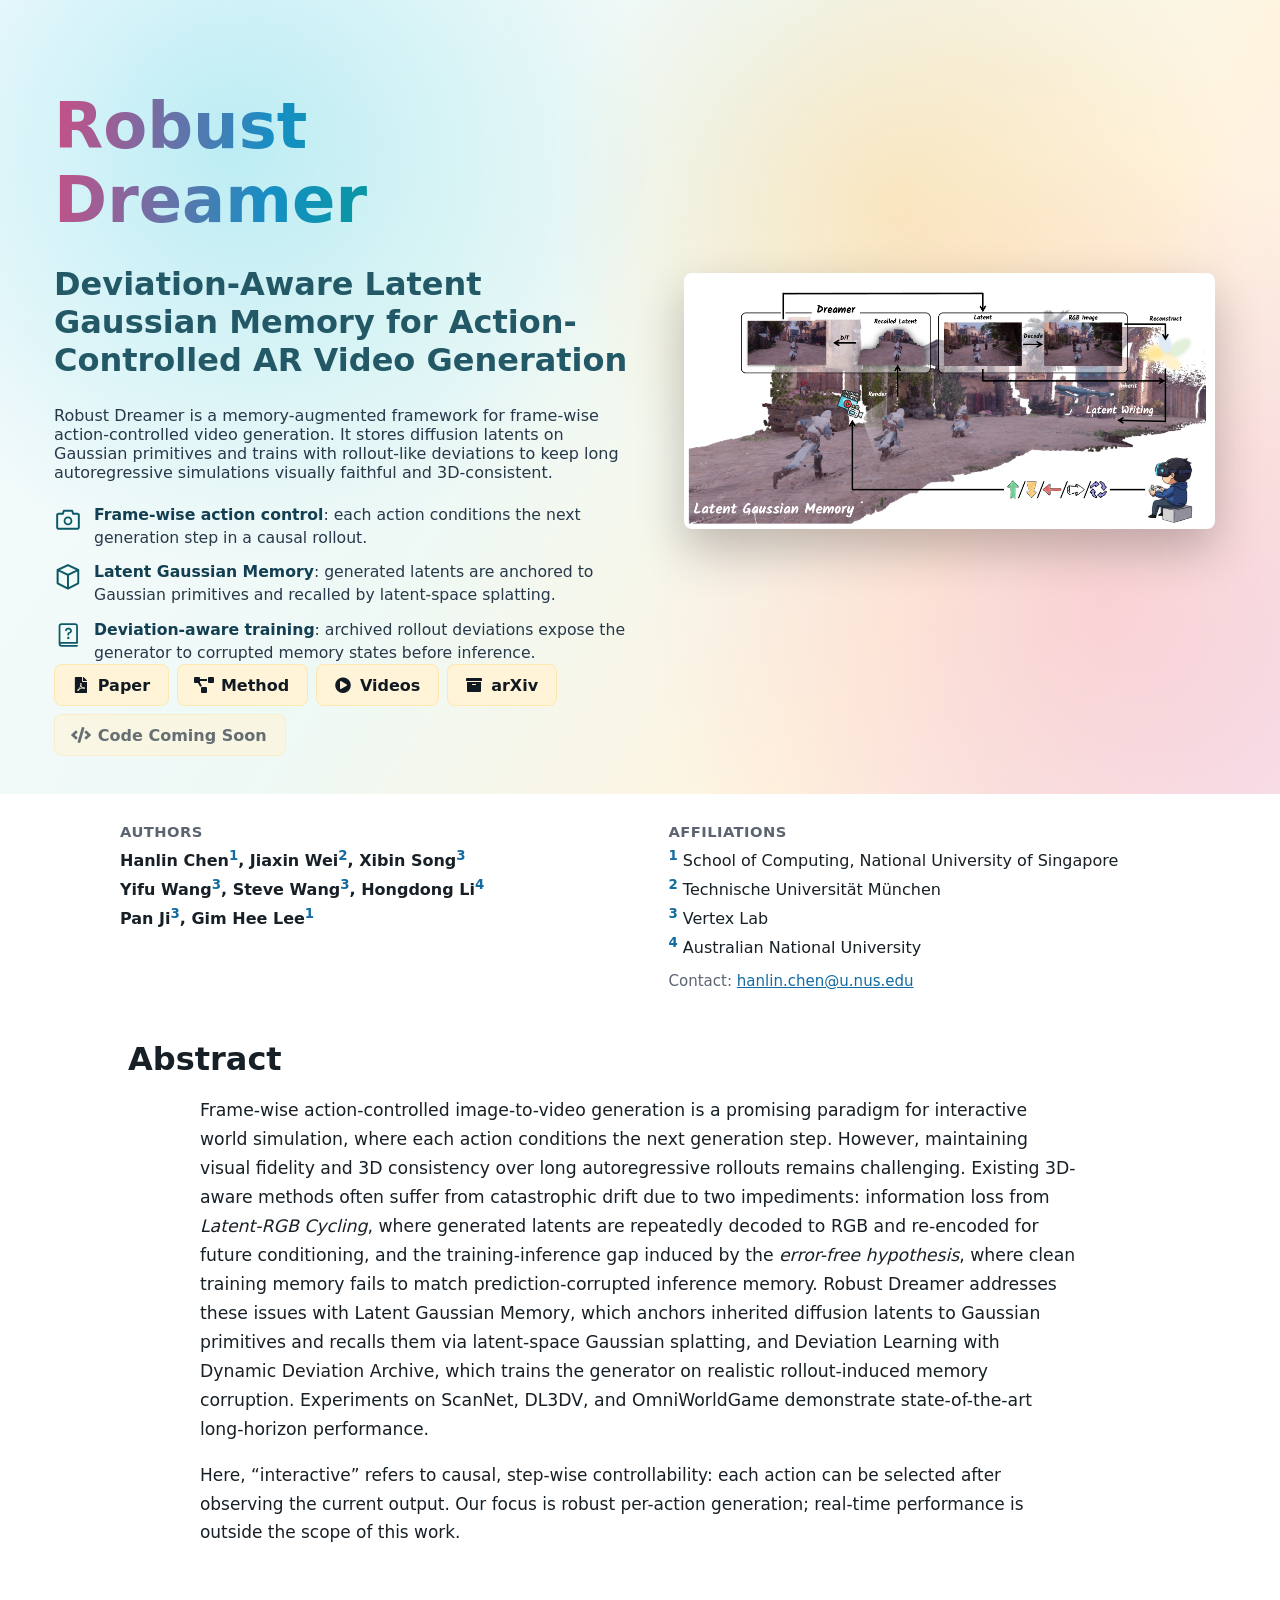
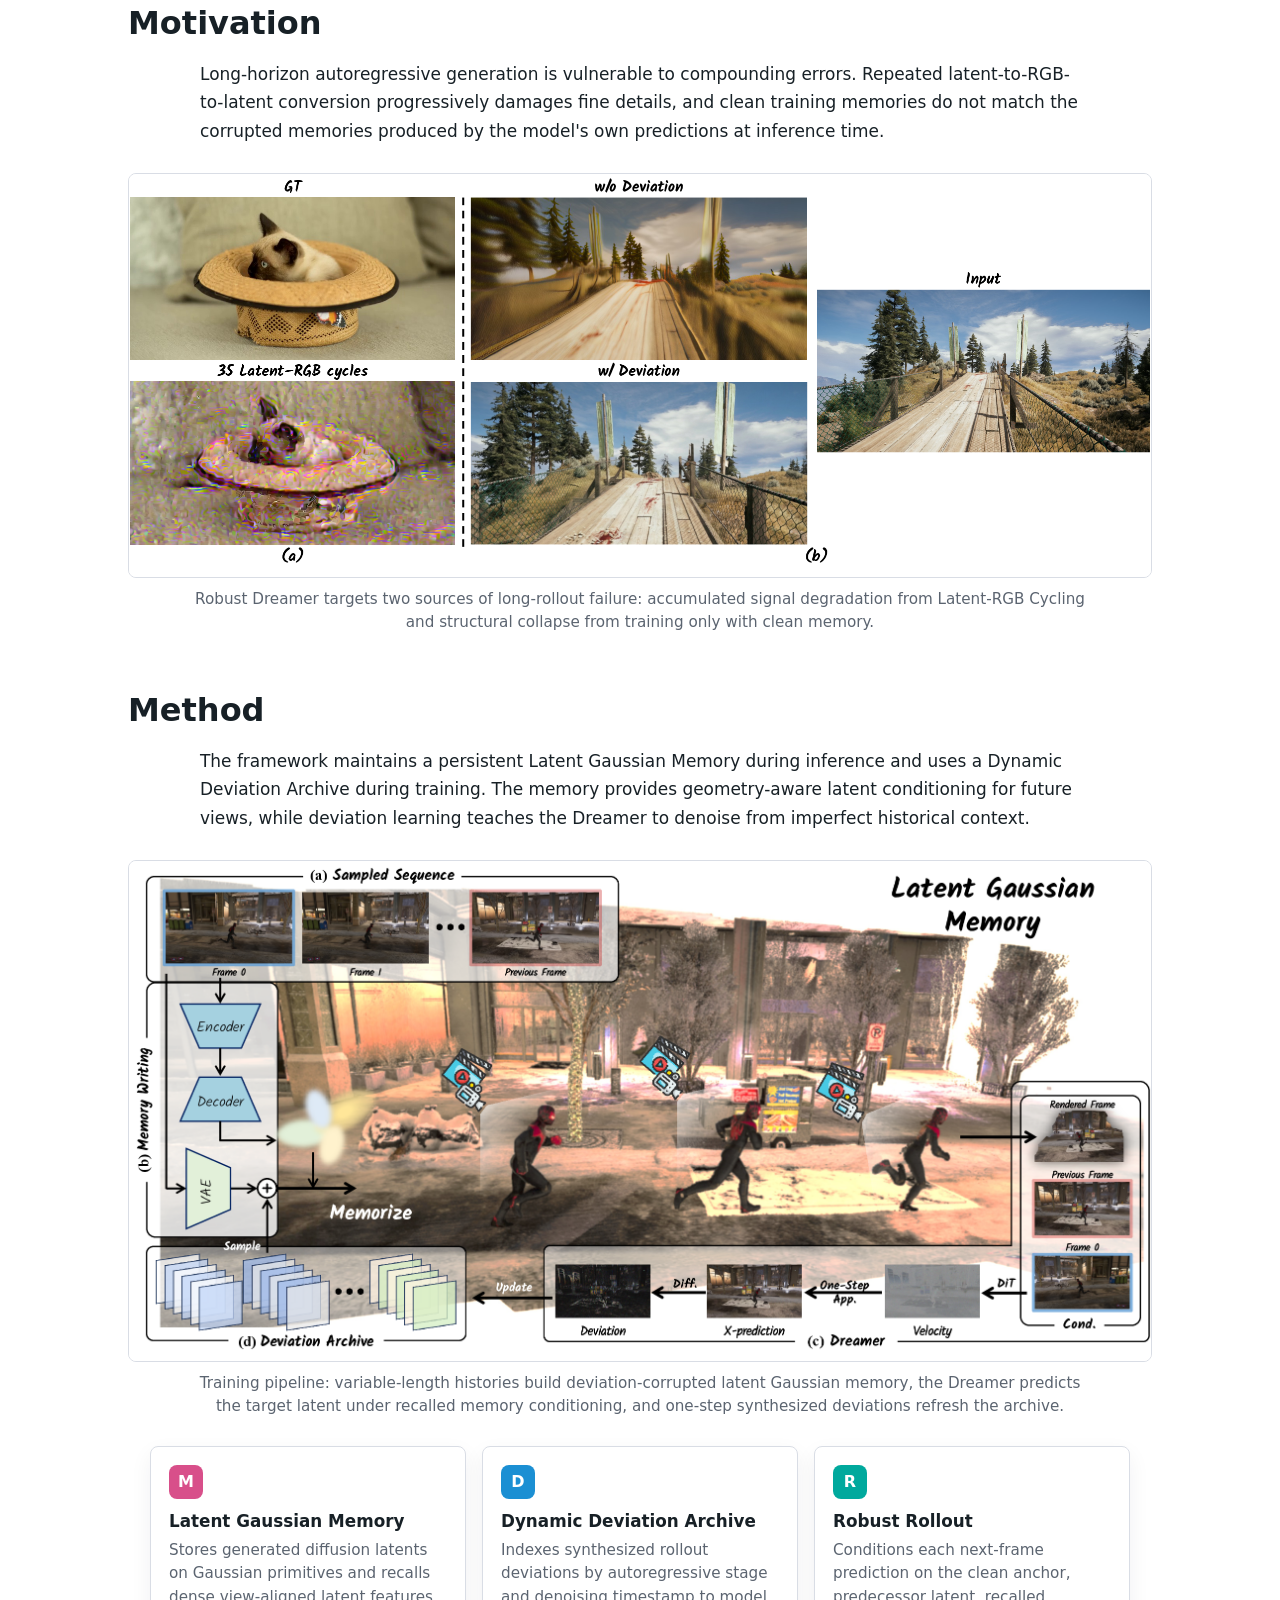
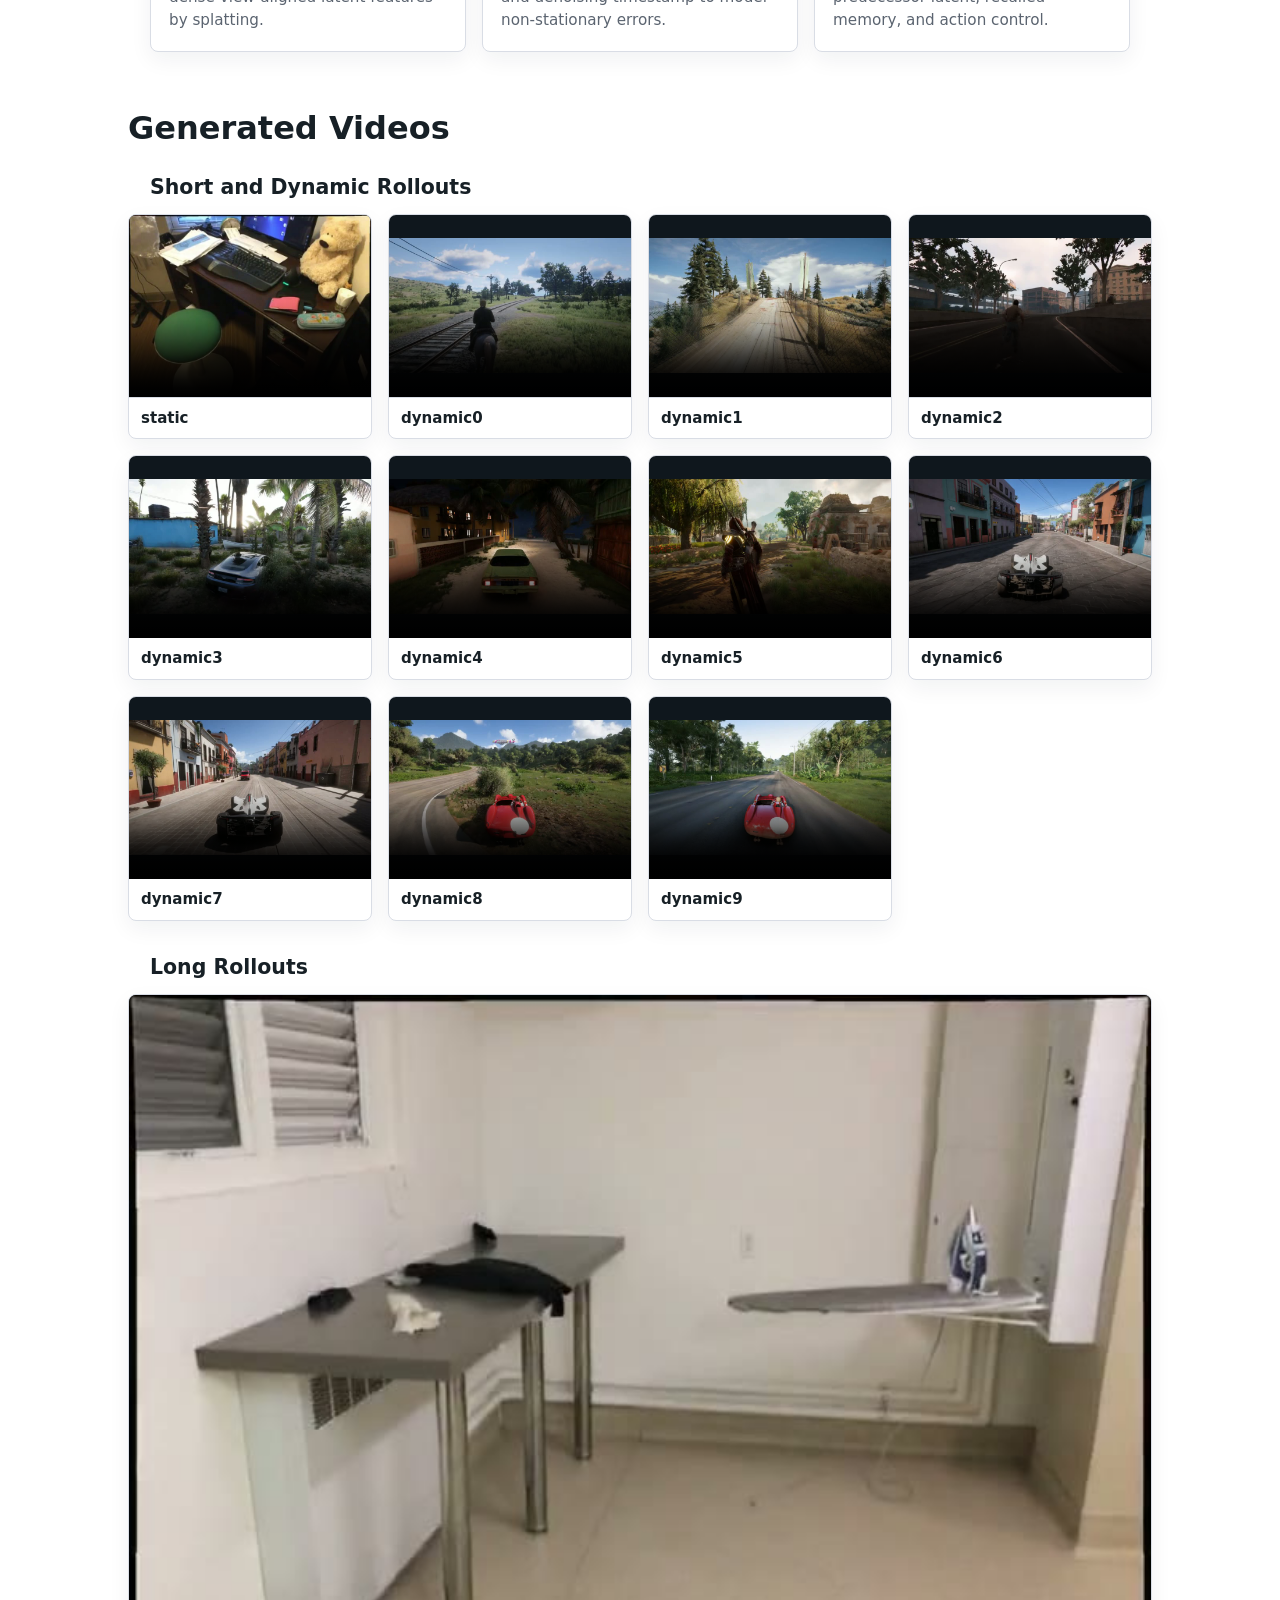
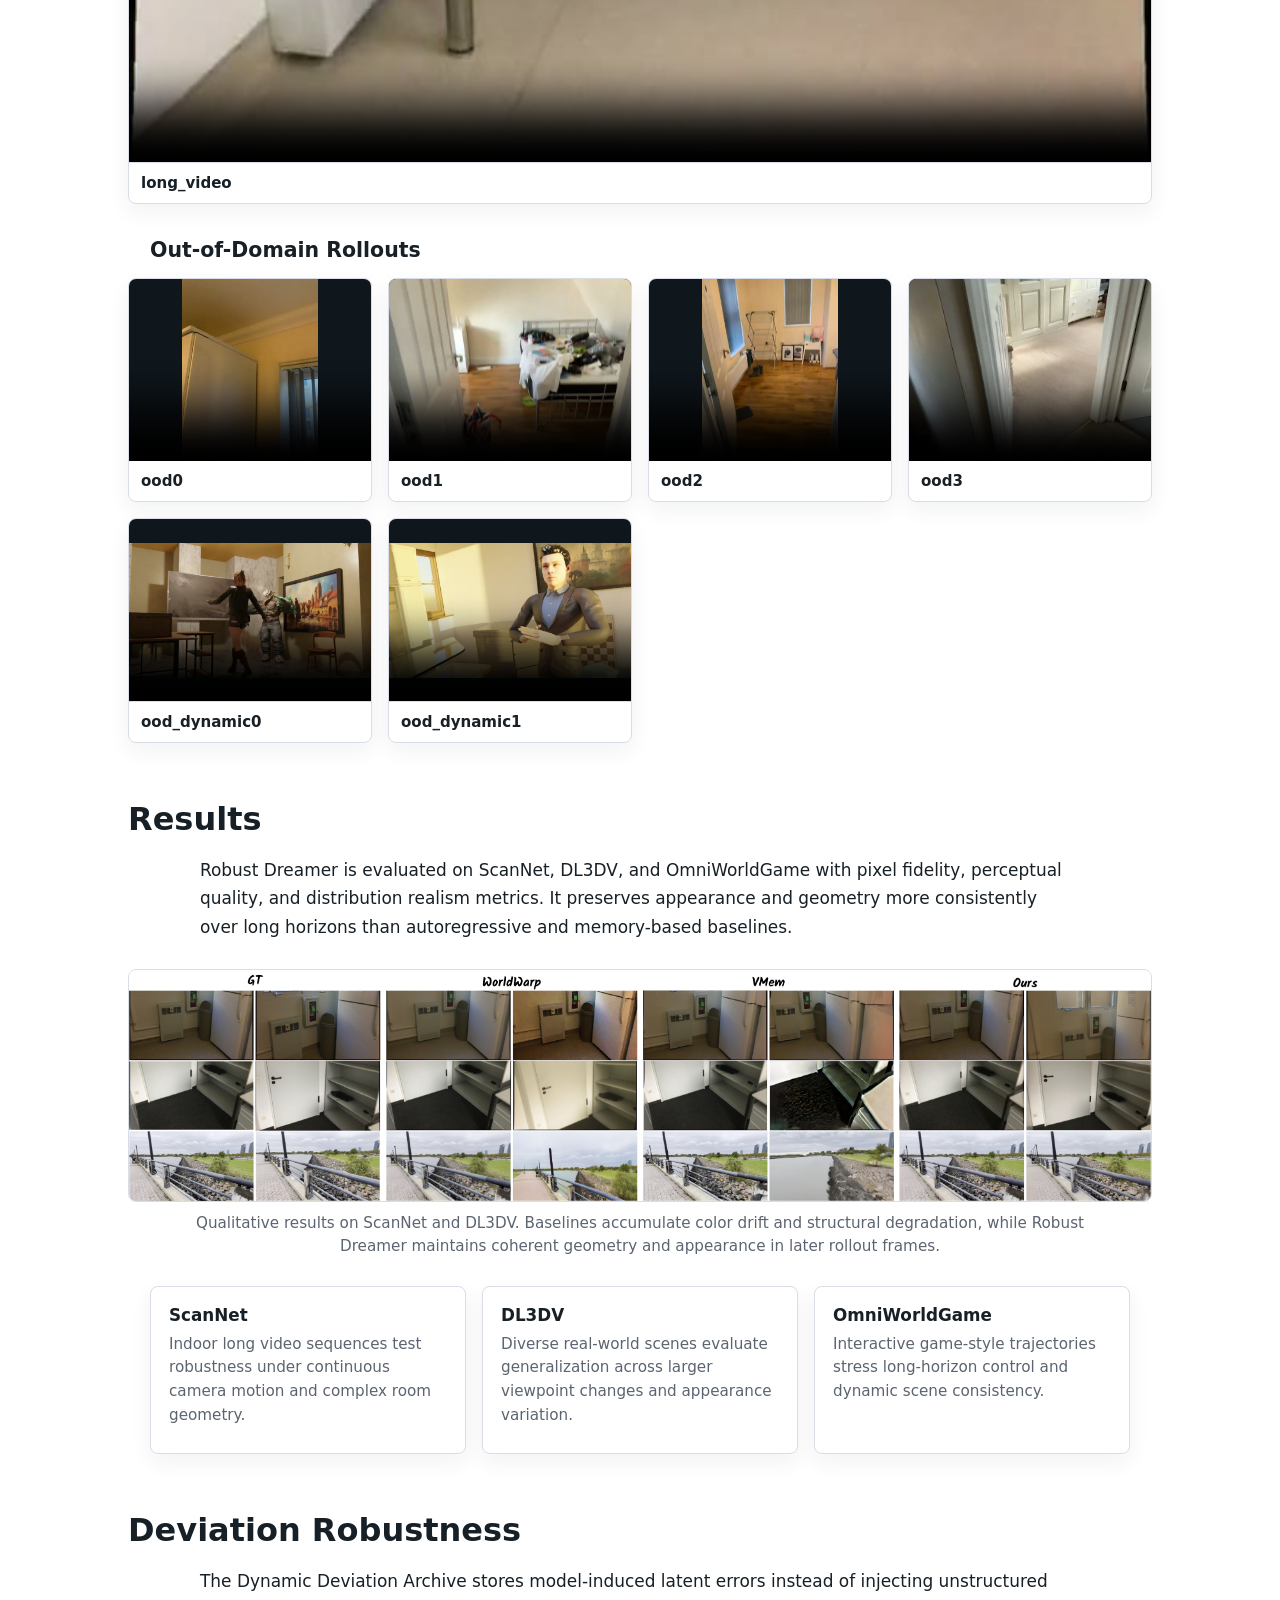
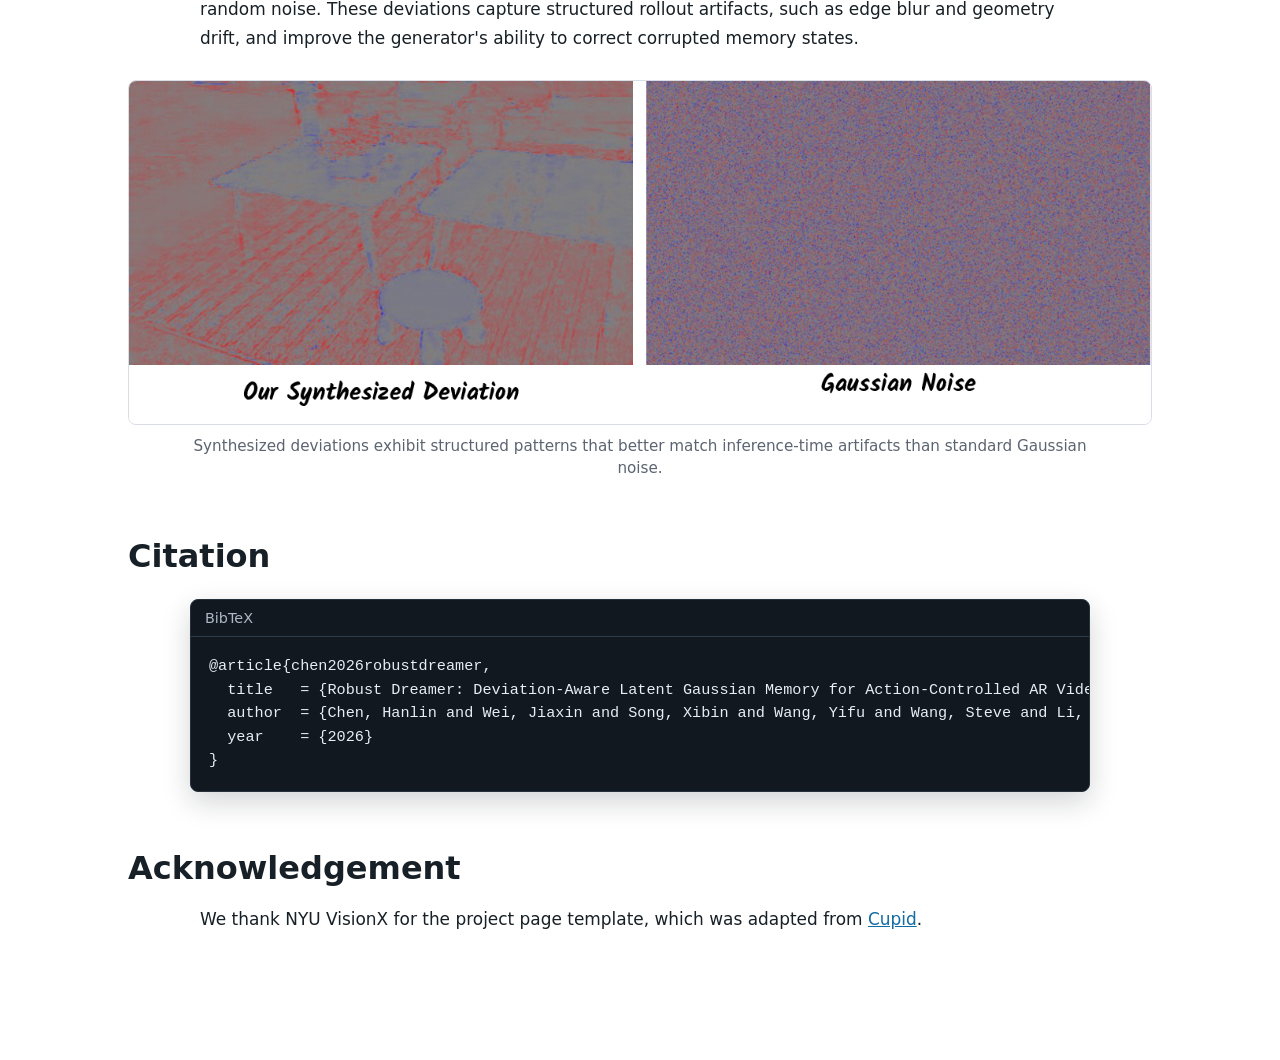
<file: projects/Robust_Dreamer/index.html>
<!doctype html>
<html lang="en">
<head>
  <meta charset="utf-8">
  <meta name="viewport" content="width=device-width, initial-scale=1">
  <title>Robust Dreamer: Deviation-Aware Latent Gaussian Memory for Action-Controlled AR Video Generation</title>
  <link rel="icon" type="image/png" href="./static/img/favicon.png">

  <meta name="description" content="Robust Dreamer is a memory-augmented framework for long-horizon, action-controlled autoregressive video generation.">
  <meta property="og:title" content="Robust Dreamer: Deviation-Aware Latent Gaussian Memory for Action-Controlled AR Video Generation">
  <meta property="og:description" content="Deviation-aware latent Gaussian memory for robust frame-wise action-controlled world simulation.">
  <meta property="og:url" content="https://hlinchen.github.io/projects/Robust_Dreamer/">
  <meta property="og:image" content="https://hlinchen.github.io/projects/Robust_Dreamer/static/img/robust/teaser.png">
  <meta name="twitter:card" content="summary_large_image">
  <meta name="twitter:image" content="https://hlinchen.github.io/projects/Robust_Dreamer/static/img/robust/teaser.png">
  <link rel="canonical" href="https://hlinchen.github.io/projects/Robust_Dreamer/">

  <link rel="stylesheet" href="./static/css/fontawesome.all.min.css">
  <link rel="stylesheet" href="./static/css/robust.css">
</head>

<body>
  <header class="header-wrapper robust-hero">
    <div class="header-container" id="top">
      <div class="header-content">
        <h1><span class="brand-mark">Robust Dreamer</span></h1>
        <h2>Deviation-Aware Latent Gaussian Memory for Action-Controlled AR Video Generation</h2>
        <p>
          Robust Dreamer is a memory-augmented framework for frame-wise action-controlled video generation.
          It stores diffusion latents on Gaussian primitives and trains with rollout-like deviations to keep long
          autoregressive simulations visually faithful and 3D-consistent.
        </p>

        <div class="icon-container" aria-label="Key ideas">
          <div class="icon-item">
            <img src="./static/img/icons/camera.svg" alt="">
            <div><strong>Frame-wise action control</strong>: each action conditions the next generation step in a causal rollout.</div>
          </div>
          <div class="icon-item">
            <img src="./static/img/icons/cube.svg" alt="">
            <div><strong>Latent Gaussian Memory</strong>: generated latents are anchored to Gaussian primitives and recalled by latent-space splatting.</div>
          </div>
          <div class="icon-item">
            <img src="./static/img/icons/formula.svg" alt="">
            <div><strong>Deviation-aware training</strong>: archived rollout deviations expose the generator to corrupted memory states before inference.</div>
          </div>
        </div>

        <div class="button-container">
          <a href="./static/paper.pdf" class="button paper-link" target="_blank" rel="noopener">
            <span class="icon is-small"><i class="fas fa-file-pdf"></i></span>
            <span>Paper</span>
          </a>
          <a href="#method" class="button paper-link">
            <span class="icon is-small"><i class="fas fa-project-diagram"></i></span>
            <span>Method</span>
          </a>
          <a href="#videos" class="button paper-link">
            <span class="icon is-small"><i class="fas fa-play-circle"></i></span>
            <span>Videos</span>
          </a>
          <a href="https://arxiv.org/pdf/2605.30855" class="button arxiv-tag" target="_blank" rel="noopener" aria-label="arXiv paper">
            <span class="icon is-small"><i class="fas fa-archive"></i></span>
            <span>arXiv</span>
          </a>
          <span class="button button-disabled" aria-disabled="true">
            <span class="icon is-small"><i class="fas fa-code"></i></span>
            <span>Code Coming Soon</span>
          </span>
        </div>
      </div>

      <div class="header-image">
        <img draggable="false" src="./static/img/robust/teaser.png" alt="Robust Dreamer inference pipeline teaser">
      </div>
    </div>
  </header>

  <div class="byline">
    <div class="byline-container robust-byline">
      <div class="byline-column byline-authors">
        <h3>Authors</h3>
        <p class="author-list">
          <span>Hanlin Chen<sup>1</sup>, Jiaxin Wei<sup>2</sup>, Xibin Song<sup>3</sup></span>
          <span>Yifu Wang<sup>3</sup>, Steve Wang<sup>3</sup>, Hongdong Li<sup>4</sup></span>
          <span>Pan Ji<sup>3</sup>, Gim Hee Lee<sup>1</sup></span>
        </p>
      </div>
      <div class="byline-column byline-affiliations">
        <h3>Affiliations</h3>
        <p class="affiliation-list">
          <sup>1</sup> School of Computing, National University of Singapore<br>
          <sup>2</sup> Technische Universit&auml;t M&uuml;nchen<br>
          <sup>3</sup> Vertex Lab<br>
          <sup>4</sup> Australian National University
        </p>
        <p class="contact-line">Contact: <a href="mailto:hanlin.chen@u.nus.edu">hanlin.chen@u.nus.edu</a></p>
      </div>
    </div>
  </div>

  <main class="page-main">
    <section class="section" aria-labelledby="abstract-title">
      <h1 id="abstract-title" class="text">Abstract</h1>
      <p class="text abstract">
        Frame-wise action-controlled image-to-video generation is a promising paradigm for interactive world simulation,
        where each action conditions the next generation step. However, maintaining visual fidelity and 3D
        consistency over long autoregressive rollouts remains challenging. Existing 3D-aware methods often suffer from
        catastrophic drift due to two impediments: information loss from <em>Latent-RGB Cycling</em>, where generated
        latents are repeatedly decoded to RGB and re-encoded for future conditioning, and the training-inference gap
        induced by the <em>error-free hypothesis</em>, where clean training memory fails to match prediction-corrupted
        inference memory. Robust Dreamer addresses these issues with Latent Gaussian Memory, which anchors inherited
        diffusion latents to Gaussian primitives and recalls them via latent-space Gaussian splatting, and Deviation
        Learning with Dynamic Deviation Archive, which trains the generator on realistic rollout-induced memory corruption.
        Experiments on ScanNet, DL3DV, and OmniWorldGame demonstrate state-of-the-art long-horizon performance.
      </p>
      <p class="text">
        Here, &ldquo;interactive&rdquo; refers to causal, step-wise controllability: each action can be selected after
        observing the current output. Our focus is robust per-action generation; real-time performance is outside
        the scope of this work.
      </p>
    </section>

    <section class="section" aria-labelledby="motivation-title">
      <h1 id="motivation-title" class="text">Motivation</h1>
      <p class="text">
        Long-horizon autoregressive generation is vulnerable to compounding errors. Repeated latent-to-RGB-to-latent
        conversion progressively damages fine details, and clean training memories do not match the corrupted memories
        produced by the model's own predictions at inference time.
      </p>
      <figure class="figure-block figure-scroll figure-scroll-wide">
        <img data-zoomable draggable="false" src="./static/img/robust/motivation.png" alt="Motivation for Robust Dreamer: Latent-RGB Cycling and deviation learning.">
        <figcaption>
          Robust Dreamer targets two sources of long-rollout failure: accumulated signal degradation from Latent-RGB
          Cycling and structural collapse from training only with clean memory.
        </figcaption>
      </figure>
    </section>

    <section class="section" id="method" aria-labelledby="method-title">
      <h1 id="method-title" class="text">Method</h1>
      <p class="text">
        The framework maintains a persistent Latent Gaussian Memory during inference and uses a Dynamic Deviation Archive
        during training. The memory provides geometry-aware latent conditioning for future views, while deviation learning
        teaches the Dreamer to denoise from imperfect historical context.
      </p>

      <figure class="figure-block figure-scroll figure-scroll-wide">
        <img data-zoomable draggable="false" src="./static/img/robust/training.png" alt="Robust Dreamer training pipeline.">
        <figcaption>
          Training pipeline: variable-length histories build deviation-corrupted latent Gaussian memory, the Dreamer
          predicts the target latent under recalled memory conditioning, and one-step synthesized deviations refresh the archive.
        </figcaption>
      </figure>

      <div class="agent-grid">
        <article class="agent-card">
          <div class="agent-label arranger">M</div>
          <h3>Latent Gaussian Memory</h3>
          <p>Stores generated diffusion latents on Gaussian primitives and recalls dense view-aligned latent features by splatting.</p>
        </article>
        <article class="agent-card">
          <div class="agent-label modeler">D</div>
          <h3>Dynamic Deviation Archive</h3>
          <p>Indexes synthesized rollout deviations by autoregressive stage and denoising timestamp to model non-stationary errors.</p>
        </article>
        <article class="agent-card">
          <div class="agent-label refiner">R</div>
          <h3>Robust Rollout</h3>
          <p>Conditions each next-frame prediction on the clean anchor, predecessor latent, recalled memory, and action control.</p>
        </article>
      </div>
    </section>

    <section class="section" id="videos" aria-labelledby="videos-title">
      <h1 id="videos-title" class="text">Generated Videos</h1>

      <div class="video-gallery">
        <section class="video-group" aria-labelledby="short-dynamic-title">
          <h2 id="short-dynamic-title">Short and Dynamic Rollouts</h2>
          <div class="video-grid">
            <article class="video-card">
              <video controls muted loop playsinline preload="none" src="./static/videos/demo-copy/static.mp4"></video>
              <h3>static</h3>
            </article>
            <article class="video-card">
              <video controls muted loop playsinline preload="none" src="./static/videos/demo-copy/dynamic0.mp4"></video>
              <h3>dynamic0</h3>
            </article>
            <article class="video-card">
              <video controls muted loop playsinline preload="none" src="./static/videos/demo-copy/dynamic1.mp4"></video>
              <h3>dynamic1</h3>
            </article>
            <article class="video-card">
              <video controls muted loop playsinline preload="none" src="./static/videos/demo-copy/dynamic2.mp4"></video>
              <h3>dynamic2</h3>
            </article>
            <article class="video-card">
              <video controls muted loop playsinline preload="none" src="./static/videos/demo-copy/dynamic3.mp4"></video>
              <h3>dynamic3</h3>
            </article>
            <article class="video-card">
              <video controls muted loop playsinline preload="none" src="./static/videos/demo-copy/dynamic4.mp4"></video>
              <h3>dynamic4</h3>
            </article>
            <article class="video-card">
              <video controls muted loop playsinline preload="none" src="./static/videos/demo-copy/dynamic5.mp4"></video>
              <h3>dynamic5</h3>
            </article>
            <article class="video-card">
              <video controls muted loop playsinline preload="none" src="./static/videos/demo-copy/dynamic6.mp4"></video>
              <h3>dynamic6</h3>
            </article>
            <article class="video-card">
              <video controls muted loop playsinline preload="none" src="./static/videos/demo-copy/dynamic7.mp4"></video>
              <h3>dynamic7</h3>
            </article>
            <article class="video-card">
              <video controls muted loop playsinline preload="none" src="./static/videos/demo-copy/dynamic8.mp4"></video>
              <h3>dynamic8</h3>
            </article>
            <article class="video-card">
              <video controls muted loop playsinline preload="none" src="./static/videos/demo-copy/dynamic9.mp4"></video>
              <h3>dynamic9</h3>
            </article>
          </div>
        </section>

        <section class="video-group" aria-labelledby="long-title">
          <h2 id="long-title">Long Rollouts</h2>
          <div class="video-grid">
            <article class="video-card">
              <video controls muted loop playsinline preload="none" src="./static/videos/demo-copy/long_video.mp4"></video>
              <h3>long_video</h3>
            </article>
          </div>
        </section>

        <section class="video-group" aria-labelledby="ood-title">
          <h2 id="ood-title">Out-of-Domain Rollouts</h2>
          <div class="video-grid">
            <article class="video-card">
              <video controls muted loop playsinline preload="none" src="./static/videos/demo-copy/ood0.mp4"></video>
              <h3>ood0</h3>
            </article>
            <article class="video-card">
              <video controls muted loop playsinline preload="none" src="./static/videos/demo-copy/ood1.mp4"></video>
              <h3>ood1</h3>
            </article>
            <article class="video-card">
              <video controls muted loop playsinline preload="none" src="./static/videos/demo-copy/ood2.mp4"></video>
              <h3>ood2</h3>
            </article>
            <article class="video-card">
              <video controls muted loop playsinline preload="none" src="./static/videos/demo-copy/ood3.mp4"></video>
              <h3>ood3</h3>
            </article>
            <article class="video-card">
              <video controls muted loop playsinline preload="none" src="./static/videos/demo-copy/ood_dynamic0.mp4"></video>
              <h3>ood_dynamic0</h3>
            </article>
            <article class="video-card">
              <video controls muted loop playsinline preload="none" src="./static/videos/demo-copy/ood_dynamic1.mp4"></video>
              <h3>ood_dynamic1</h3>
            </article>
          </div>
        </section>
      </div>
    </section>

    <section class="section" aria-labelledby="results-title">
      <h1 id="results-title" class="text">Results</h1>
      <p class="text">
        Robust Dreamer is evaluated on ScanNet, DL3DV, and OmniWorldGame with pixel fidelity, perceptual quality, and
        distribution realism metrics. It preserves appearance and geometry more consistently over long horizons than
        autoregressive and memory-based baselines.
      </p>
      <figure class="figure-block figure-scroll figure-scroll-wide">
        <img data-zoomable draggable="false" src="./static/img/robust/results.png" alt="Qualitative results on ScanNet and DL3DV.">
        <figcaption>
          Qualitative results on ScanNet and DL3DV. Baselines accumulate color drift and structural degradation, while
          Robust Dreamer maintains coherent geometry and appearance in later rollout frames.
        </figcaption>
      </figure>

      <div class="metric-grid">
        <article class="metric-card">
          <h3>ScanNet</h3>
          <p>Indoor long video sequences test robustness under continuous camera motion and complex room geometry.</p>
        </article>
        <article class="metric-card">
          <h3>DL3DV</h3>
          <p>Diverse real-world scenes evaluate generalization across larger viewpoint changes and appearance variation.</p>
        </article>
        <article class="metric-card">
          <h3>OmniWorldGame</h3>
          <p>Interactive game-style trajectories stress long-horizon control and dynamic scene consistency.</p>
        </article>
      </div>
    </section>

    <section class="section" aria-labelledby="deviation-title">
      <h1 id="deviation-title" class="text">Deviation Robustness</h1>
      <p class="text">
        The Dynamic Deviation Archive stores model-induced latent errors instead of injecting unstructured random noise.
        These deviations capture structured rollout artifacts, such as edge blur and geometry drift, and improve the
        generator's ability to correct corrupted memory states.
      </p>
      <figure class="figure-block figure-scroll">
        <img data-zoomable draggable="false" src="./static/img/robust/deviation.png" alt="Visualization of synthesized deviation patterns.">
        <figcaption>
          Synthesized deviations exhibit structured patterns that better match inference-time artifacts than standard Gaussian noise.
        </figcaption>
      </figure>
    </section>

    <section class="section" aria-labelledby="citation-title">
      <h1 id="citation-title" class="text">Citation</h1>
      <div class="code-panel" aria-label="BibTeX citation">
        <div class="code-panel-header">BibTeX</div>
        <pre><code>@article{chen2026robustdreamer,
  title   = {Robust Dreamer: Deviation-Aware Latent Gaussian Memory for Action-Controlled AR Video Generation},
  author  = {Chen, Hanlin and Wei, Jiaxin and Song, Xibin and Wang, Yifu and Wang, Steve and Li, Hongdong and Ji, Pan and Lee, Gim Hee},
  year    = {2026}
}</code></pre>
      </div>
    </section>

    <section class="section" aria-labelledby="acknowledgement-title">
      <h1 id="acknowledgement-title" class="text">Acknowledgement</h1>
      <p class="text">
        We thank NYU VisionX for the project page template, which was adapted from
        <a href="https://cupid3d.github.io/" target="_blank" rel="noopener">Cupid</a>.
      </p>
    </section>
  </main>

  <script src="./static/js/medium-zoom.min.js"></script>
  <script>
    if (window.mediumZoom) {
      mediumZoom("[data-zoomable]", {
        margin: 64,
        background: "#ffffffee"
      });
    }

    document.querySelectorAll("video[src]").forEach((video) => {
      const src = video.getAttribute("src");
      if (src) {
        video.setAttribute("poster", src.replace("./static/videos/", "./static/videos/posters/").replace(/\.mp4$/, ".jpg"));
      }
    });
  </script>
</body>
</html>
</file>
<file: projects/Robust_Dreamer/static/css/robust.css>
* {
  box-sizing: border-box;
}

:root {
  --robust-ink: #172026;
  --robust-muted: #5b6470;
  --robust-line: #d9dde5;
  --robust-panel: #f7f9fb;
  --robust-blue: #1b8fd3;
  --robust-teal: #00a99d;
  --robust-pink: #d84f8a;
  --robust-orange: #f08a32;
  --robust-yellow: #ffd25a;
  --content-max-width: 1120px;
}

html {
  scroll-behavior: smooth;
}

body {
  margin: 0;
  color: var(--robust-ink);
  font-family: Inter, ui-sans-serif, system-ui, -apple-system, BlinkMacSystemFont, "Segoe UI", Arial, sans-serif;
  background: #ffffff;
  overflow-x: hidden;
}

a {
  color: #126ba1;
}

.robust-hero {
  background:
    radial-gradient(circle at 18% 18%, rgba(82, 210, 230, 0.35) 0%, rgba(82, 210, 230, 0) 34%),
    radial-gradient(circle at 70% 26%, rgba(255, 194, 99, 0.32) 0%, rgba(255, 194, 99, 0) 32%),
    radial-gradient(circle at 86% 76%, rgba(238, 126, 166, 0.26) 0%, rgba(238, 126, 166, 0) 36%),
    linear-gradient(124deg, #f9fcff 0%, #eef9f6 42%, #fff4df 72%, #f8e7ee 100%);
}

.header-wrapper {
  overflow: hidden;
}

.header-container {
  display: flex;
  align-items: center;
  justify-content: space-between;
  gap: 42px;
  position: relative;
  z-index: 1;
  max-width: 1600px;
  min-height: 610px;
  margin: 0 auto;
  padding: 46px 54px 38px;
}

.header-content {
  flex: 1 1 50%;
  max-width: 760px;
  color: #203142;
  text-align: left;
}

.header-content h1 {
  color: #162536;
  font-weight: 850;
  letter-spacing: 0;
}

.header-content h2 {
  color: #235967;
  font-weight: 760;
}

.header-content p {
  color: #26384a;
  overflow-wrap: anywhere;
}

.header-content strong {
  color: #123f51;
}

.brand-mark {
  display: inline-block;
  background: linear-gradient(95deg, #c94f86 0%, #168fc5 38%, #009c87 68%, #b8790f 100%);
  -webkit-background-clip: text;
  background-clip: text;
  color: transparent;
}

.icon-container {
  display: flex;
  flex-direction: column;
  margin-top: 22px;
  gap: 12px;
}

.icon-item {
  display: flex;
  gap: 12px;
  align-items: flex-start;
  color: #26384a;
  font-size: 0.98rem;
  line-height: 1.45;
}

.icon-item img {
  flex: 0 0 auto;
  width: 28px;
  height: 28px;
  margin-top: 2px;
  filter: invert(28%) sepia(63%) saturate(787%) hue-rotate(144deg) brightness(82%) contrast(91%);
}

.icon {
  display: inline-flex;
  align-items: center;
  justify-content: center;
}

.icon.is-small {
  width: 1em;
  height: 1em;
}

.button-container a.button,
.button-container .button {
  border-radius: 8px;
  border: 1px solid rgba(255, 230, 166, 0.78);
  background: #fff4d8;
  color: #111a22;
  display: inline-flex;
  gap: 0.55rem;
  align-items: center;
  justify-content: center;
  min-height: 42px;
  padding: 10px 18px;
  text-decoration: none;
  font-weight: 750;
  transition: background-color 0.2s, color 0.2s, border-color 0.2s;
}

.button-container {
  display: flex;
  flex-wrap: wrap;
  gap: 8px;
}

.button-container a.button:hover {
  background: #ffcf4d;
  color: #111820;
}

.button-container .arxiv-tag {
  min-width: 108px;
  border-color: rgba(135, 206, 235, 0.72);
  background: #eaf6ff;
  color: #12364c;
}

.button-container .button-disabled {
  opacity: 0.62;
  cursor: not-allowed;
}

.header-image {
  flex: 1 1 48%;
  max-width: 720px;
}

.header-image img {
  display: block;
  width: 100%;
  height: auto;
  max-width: 100%;
  margin: 0 auto;
  border-radius: 8px;
  box-shadow: 0 20px 48px rgba(0, 0, 0, 0.24);
  background: #ffffff;
}

.byline {
  margin-bottom: 32px;
  padding: 14px 5px 16px;
  background: #ffffff;
}

.byline-container {
  display: flex;
  align-items: flex-start;
  max-width: 900px;
  margin: 0 auto;
  gap: 28px;
  justify-content: center;
}

.byline-column {
  min-width: 220px;
}

.byline-column h3 {
  margin-bottom: 0.35em;
  color: var(--robust-muted);
  font-size: 0.92rem;
  letter-spacing: 0.03em;
  text-transform: uppercase;
}

.robust-byline {
  max-width: 1040px;
  align-items: flex-start;
  justify-content: center;
}

.byline-authors {
  flex: 1.8;
  min-width: 300px;
}

.byline-affiliations {
  flex: 1.7;
  min-width: 320px;
}

.author-list,
.affiliation-list,
.contact-line {
  margin: 0;
  color: var(--robust-ink);
  font-size: 1rem;
  line-height: 1.6;
}

.author-list {
  font-weight: 650;
}

.author-list span {
  display: block;
}

.author-list sup,
.affiliation-list sup {
  color: #126ba1;
  font-weight: 800;
}

.contact-line {
  margin-top: 8px;
  color: var(--robust-muted);
  font-size: 0.94rem;
}

.page-main {
  max-width: var(--content-max-width);
  margin: 0 auto;
  padding: 0 48px 64px;
}

.section {
  margin: 46px 0 58px;
}

.section:first-child {
  margin-top: 22px;
}

.section h1 {
  margin: 0 0 18px;
  font-size: 2rem;
  line-height: 1.15;
}

.section h2 {
  margin: 34px 0 12px;
  font-size: 1.35rem;
  line-height: 1.25;
}

.text {
  max-width: 880px;
  margin-left: auto;
  margin-right: auto;
  color: var(--robust-ink);
  font-size: 1.06rem;
  line-height: 1.68;
}

.abstract {
  font-size: 1.08rem;
}

.figure-block {
  margin: 28px auto;
  max-width: 1040px;
}

.figure-block img {
  display: block;
  width: 100%;
  height: auto;
  border: 1px solid var(--robust-line);
  border-radius: 8px;
  background: #ffffff;
}

.figure-block figcaption {
  max-width: 900px;
  margin: 10px auto 0;
  color: var(--robust-muted);
  font-size: 0.95rem;
  line-height: 1.5;
  text-align: center;
}

.figure-scroll {
  --figure-mobile-width: 720px;
}

.figure-scroll-wide {
  --figure-mobile-width: 920px;
}

.agent-grid,
.metric-grid {
  display: grid;
  grid-template-columns: repeat(3, minmax(0, 1fr));
  gap: 16px;
  max-width: 980px;
  margin: 24px auto;
}

.agent-card,
.metric-card {
  min-height: 168px;
  padding: 18px;
  border: 1px solid var(--robust-line);
  border-radius: 8px;
  background: #ffffff;
  box-shadow: 0 8px 22px rgba(25, 36, 48, 0.06);
}

.agent-card h3,
.metric-card h3 {
  margin: 0 0 8px;
  font-size: 1.05rem;
}

.agent-card p,
.metric-card p {
  margin: 0;
  color: var(--robust-muted);
  font-size: 0.95rem;
  line-height: 1.55;
}

.agent-label {
  display: inline-flex;
  align-items: center;
  justify-content: center;
  width: 34px;
  height: 34px;
  margin-bottom: 12px;
  border-radius: 8px;
  color: #ffffff;
  font-weight: 850;
}

.agent-label.arranger {
  background: var(--robust-pink);
}

.agent-label.modeler {
  background: var(--robust-blue);
}

.agent-label.refiner {
  background: var(--robust-teal);
}

.code-panel {
  max-width: 900px;
  margin: 24px auto;
  border: 1px solid #25313d;
  border-radius: 8px;
  overflow: hidden;
  background: #111820;
  color: #e6edf3;
  box-shadow: 0 10px 28px rgba(17, 24, 32, 0.18);
}

.code-panel-header {
  padding: 10px 14px;
  border-bottom: 1px solid #2d3a48;
  color: #aeb8c4;
  font-size: 0.9rem;
}

.code-panel pre {
  margin: 0;
  padding: 18px;
  overflow-x: auto;
  font-size: 0.95rem;
  line-height: 1.55;
}

.code-panel code {
  font-family: "SFMono-Regular", Consolas, "Liberation Mono", Menlo, monospace;
}

.video-gallery {
  max-width: 1040px;
  margin: 28px auto 0;
}

.video-group {
  margin: 0 0 34px;
}

.video-group h2 {
  max-width: 980px;
  margin: 0 auto 14px;
  color: var(--robust-ink);
  font-size: 1.28rem;
}

.video-grid {
  display: grid;
  grid-template-columns: repeat(auto-fit, minmax(240px, 1fr));
  gap: 16px;
}

.video-card {
  overflow: hidden;
  border: 1px solid var(--robust-line);
  border-radius: 8px;
  background: #ffffff;
  box-shadow: 0 8px 22px rgba(25, 36, 48, 0.06);
}

.video-card video {
  display: block;
  width: 100%;
  aspect-ratio: 4 / 3;
  background: #0f171d;
  object-fit: contain;
}

.video-card h3 {
  min-height: 40px;
  margin: 0;
  padding: 10px 12px;
  border-top: 1px solid var(--robust-line);
  color: var(--robust-ink);
  font-size: 0.94rem;
  line-height: 1.35;
  overflow-wrap: anywhere;
}

@media (min-width: 600px) {
  .header-content h1 {
    font-size: 4rem;
  }

  .header-content h2 {
    margin-top: -0.45em;
    font-size: 2rem;
  }

  .header-image img {
    max-width: 96%;
  }
}

@media (max-width: 768px) {
  .header-container {
    display: block;
    min-height: 0;
    padding: 32px 18px 28px;
    overflow: hidden;
    max-width: 100vw;
  }

  .header-content,
  .header-image {
    width: 100%;
    max-width: 354px;
  }

  .header-image {
    margin-left: 0;
    margin-right: 0;
  }

  .header-content h1 {
    font-size: 3.1rem;
  }

  .header-content h2 {
    width: 100%;
    max-width: 100%;
    font-size: 1.46rem;
    overflow-wrap: anywhere;
  }

  .header-content p {
    width: 100%;
    max-width: 100%;
  }

  .icon-item {
    align-items: flex-start;
  }

  .icon-item div {
    min-width: 0;
    overflow-wrap: anywhere;
  }

  .button-container {
    width: 100%;
    max-width: 100%;
    gap: 8px;
  }

  .button-container a.button,
  .button-container .button {
    margin: 0;
    padding: 10px 13px;
    max-width: 100%;
    font-size: 0.98rem;
  }

  .button-container .button-disabled {
    flex-basis: 100%;
  }

  .header-image img {
    width: 100%;
    max-width: 100%;
  }

  .byline-container {
    flex-direction: column;
    align-items: center;
    gap: 6px;
    text-align: center;
    width: 100%;
    max-width: 100%;
  }

  .robust-byline {
    align-items: center;
    padding: 0 12px;
  }

  .byline-authors,
  .byline-affiliations {
    min-width: 0;
    width: 100%;
  }

  .author-list,
  .affiliation-list,
  .contact-line {
    max-width: 340px;
    margin-left: auto;
    margin-right: auto;
    overflow-wrap: anywhere;
  }

  .page-main {
    padding: 0 18px 48px;
  }

  .section {
    margin: 36px 0 46px;
  }

  .section h1 {
    font-size: 1.7rem;
  }

  .figure-scroll {
    margin-left: -18px;
    margin-right: -18px;
    padding: 0 18px 8px;
    overflow-x: auto;
    overflow-y: hidden;
    -webkit-overflow-scrolling: touch;
    overscroll-behavior-x: contain;
  }

  .figure-scroll img {
    width: 100%;
    min-width: var(--figure-mobile-width);
    max-width: none;
  }

  .agent-grid,
  .metric-grid {
    grid-template-columns: 1fr;
  }

  .video-grid {
    grid-template-columns: 1fr;
  }

  .video-group h2 {
    font-size: 1.14rem;
  }

}
</file>
